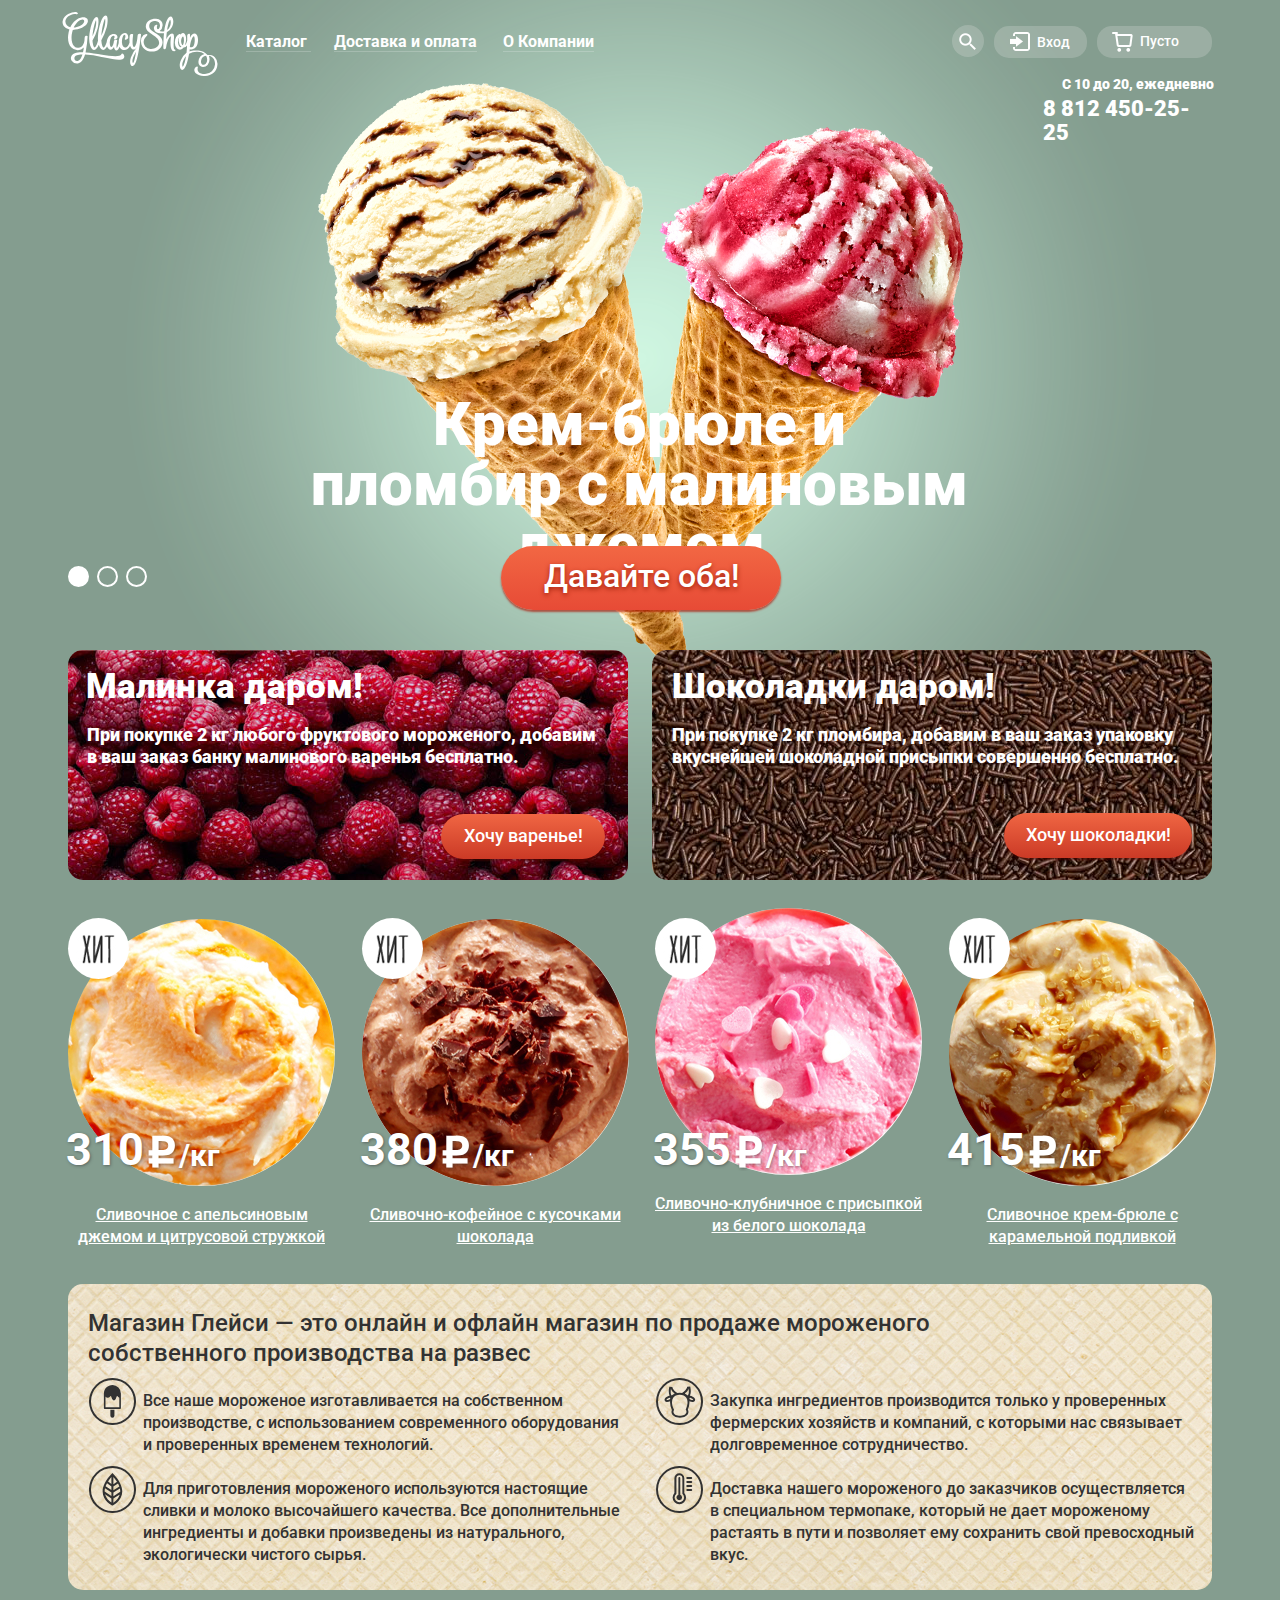
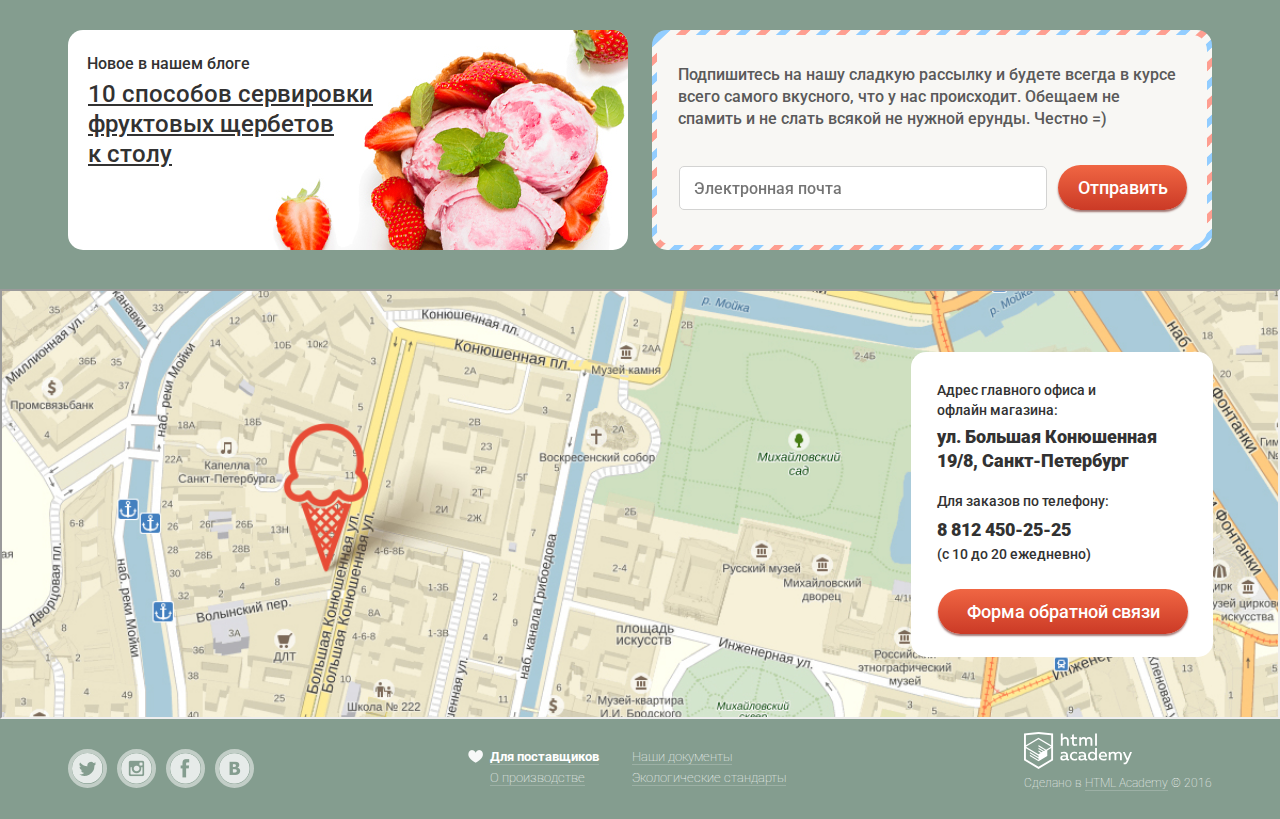
<file: index.html>
<!DOCTYPE html>
<html lang="ru">
  <head>
      <meta charset="utf-8">
      <title>Глейси-главная</title>
      <link href='https://fonts.googleapis.com/css?family=Roboto:400,900,900italic,700,500&subset=latin,cyrillic' rel='stylesheet' type='text/css'>
      <link rel="stylesheet" href="css/normalize.css">
      <link rel="stylesheet" href="css/style.min.css">
  </head>
  <body>
  <input class="btn-first" type="radio" id="btn-1" name="toggle" checked>
  <input class="btn-second" type="radio" id="btn-2" name="toggle">
  <input class="btn-third" type="radio" id="btn-3" name="toggle">
  <div class="site-wrapper">
      <header class="main-header">
          <div class="container">

              <img class="logo-img" src="img/logo.svg" alt="Gllacy-Shop"  width="160" height="65">
              <nav class="main-header-menu">

                  <ul class="main-header-list">
                      <li class="item dropdown">
                          <a class="item-link dropdown-toggle" href="maincatalog.html">
                              <span class="dropdown-title">Каталог</span>
                          </a>
                          <ul class="dropdown-menu none">
                              <li class="dropdown-menu-item">
                                  <a class="dropdown-menu-link" href="new.html">
                                      Новинки
                                  </a>
                              </li>
                              <li class="dropdown-menu-item hr">
                                  <hr class="small-hr">
                              </li>
                              <li class="dropdown-menu-item">
                                  <a class="dropdown-menu-link" href="cream.html">
                                      Сливочное
                                  </a>
                              </li>
                              <li class="dropdown-menu-item">
                                  <a class="dropdown-menu-link" href="sugar.html">
                                      Щербеты
                                  </a>
                              </li>
                              <li class="dropdown-menu-item">
                                  <a class="dropdown-menu-link" href="fruitice.html">
                                      Фруктовый лёд
                                  </a>
                              </li>
                              <li class="dropdown-menu-item">
                                  <a class="dropdown-menu-link" href="meloryn.html">
                                      Мелорин
                                  </a>
                              </li>
                          </ul>
                      </li>
                      <li class="item">
                          <a class="item-link" href="send.html">
                              Доставка и оплата
                          </a>
                      </li>
                      <li class="item">
                          <a class="item-link" href="company.html">
                              О Компании
                          </a>
                      </li>
                  </ul>
              </nav>

              <div class="search-block">
                  <a class="search-link btn btn-transp btn-small" href="search.html">
                      <span class="search-img"></span>
                  </a>
                  <form class="search-form none" action="#" name="search-form" method="post" enctype="multipart/form-data">
                      <input class="input-text" type="text" placeholder="Что ищём?">
                      <span class="fake-placeholder none">Что ищём?</span>
                  </form>
              </div>

              <div class="user">
                  <div class="user-enter">
                      <a class="enter-link btn btn-transp btn-small" href="enter.html">
                          <i class="ico-enter"></i>
                          <span class="enter-title">Вход</span>
                      </a>
                      <form class="user-form none" action="#" name="user-form" method="post" enctype="multipart/form-data" hidden>
                          <input class="input-text" type="email" placeholder="Электронная почта">
                          <span class="fake-placeholder fake-email none">Электронная почта</span>
                          <input class="input-text" type="password" placeholder="Пароль">
                          <span class="fake-placeholder fake-password none">Пароль</span>
                          <button class="btn btn-primary btn-md" type="submit">Войти</button>
                          <div class="help-info">
                              <a class="user-link" href="userpass.html">
                                  Забыли пароль?
                              </a>
                              <a class="user-link" href="registration.html">
                                  Новая регистрация
                              </a>
                          </div>
                      </form>
                  </div>
                  <div class="user-basket">
                      <a class="btn btn-transp btn-small" href="basket">
                          <i class="ico ico-empty-basket"></i>
                          <span class="enter-basket">Пусто</span>
                      </a>
                  </div>
                  <span class="user-time">C 10 до 20, ежедневно</span>
                  <a class="user-phone" href="tel:88124502525">8&nbsp;812&nbsp;450-25-25</a>
              </div>

          </div>
      </header>
      <div class="main-content">
          <div class="container">
              <section class="slider clearfix">
                  <div class="slide first-item" id="slide-1">
                      <h1 class="h1">Крем-брюле и пломбир с малиновым джемом</h1>
                      <a class="btn btn-large btn-primary" href="offer.html">Давайте оба!</a>
                  </div>
                  <div class="slide second-item" id="slide-2">
                      <h1 class="h1">Шоколадный пломбир и лимонный сорбет</h1>
                      <a class="btn btn-large btn-primary" href="offer.html">Давайте оба!</a>
                  </div>
                  <div class="slide third-item" id="slide-3">
                      <h1 class="h1">Пломбир с помадкой и клубничный щербет</h1>
                      <a class="btn btn-large btn-primary" href="offer.html">Давайте оба!</a>
                  </div>
                  <div class="slider-controls">
                      <label class="first-label" for="btn-1"></label>
                      <label class="second-label" for="btn-2"></label>
                      <label class="third-label" for="btn-3"></label>
                  </div>
              </section>

              <section class="banner-block clearfix">
                  <div class="banner-left-block">
                      <h2 class="h2">
                          Малинка даром!
                      </h2>
                      <p>
                          При покупке 2 кг любого фруктового мороженого, добавим в ваш заказ банку малинового варенья бесплатно.
                      </p>
                      <a class="btn btn-md btn-primary left-block" href="offer2.html">
                          Хочу варенье!
                      </a>
                  </div>
                  <div class="banner-right-block">
                      <h2 class="h2">
                          Шоколадки даром!
                      </h2>
                      <p>
                          При покупке 2 кг пломбира, добавим в ваш заказ упаковку вкуснейшей шоколадной присыпки совершенно бесплатно.
                      </p>
                      <a class="btn btn-md btn-primary right-block" href="offer2.html">
                          Хочу шоколадки!
                      </a>
                  </div>
              </section>

              <section class="product-list clearfix">
                  <article class="product-item hit-list">
                      <span class="product-item-hitmark"></span>
                      <img class="product-item-img hit-list" src="img/orangeice.jpg" alt="Сливочное с апельсиновым джемом и цитрусовой стружкой" width="267" height="267">
                      <span class="product-item-price">
                          <span class="product-price hit-list">310</span>
                          <span class="product-ruble-ico hit-list"></span>
                          <span class="product-weight hit-list">/кг</span>
                      </span>
                      <h4 class="h4">
                          <a href="catalog.html">
                              Сливочное с апельсиновым джемом и цитрусовой стружкой
                          </a>
                      </h4>
                  </article>
                  <article class="product-item">
                      <span class="product-item-hitmark"></span>
                      <img class="product-item-img hit-list" src="img/coffeeice.jpg" alt="Сливочно-кофейное с кусочками шоколада" width="267" height="267">
                      <span class="product-item-price">
                          <span class="product-price hit-list">380</span>
                          <span class="product-ruble-ico hit-list"></span>
                          <span class="product-weight hit-list">/кг</span>
                      </span>
                      <h4 class="h4">
                          <a href="catalog.html">
                              Сливочно-кофейное с кусочками шоколада
                          </a>
                      </h4>
                  </article>
                  <article class="product-item">
                      <span class="product-item-hitmark"></span>
                      <img class="product-item-img hitList" src="img/strawberryice.jpg" alt="Сливочно-клубничное с присыпкой из белого шоколада" width="267" height="267">
                      <span class="product-item-price">
                          <span class="product-price hit-list">355</span>
                          <span class="product-ruble-ico hit-list"></span>
                          <span class="product-weight hit-list">/кг</span>
                      </span>
                      <h4 class="h4">
                          <a href="catalog.html">
                              Сливочно-клубничное с присыпкой из белого шоколада
                          </a>
                      </h4>
                  </article>
                  <article class="product-item">
                      <span class="product-item-hitmark"></span>
                      <img class="product-item-img hit-list" src="img/bruleice.jpg" alt="Сливочное крем-брюле с карамельной подливкой" width="267" height="267">
                      <span class="product-item-price">
                          <span class="product-price hit-list">415</span>
                          <span class="product-ruble-ico hit-list"></span>
                          <span class="product-weight hit-list">/кг</span>
                      </span>
                      <h4 class="h4">
                          <a href="#">
                              Сливочное крем-брюле с карамельной подливкой
                          </a>
                      </h4>
                  </article>
              </section>

              <section class="seo-block clearfix">
                  <h3 class="h3">Магазин Глейси — это онлайн и офлайн магазин по продаже мороженого собственного производства на
                      развес
                  </h3>
                  <div class="seo-container">
                      <p class="seo-item ice-ico">
                          Все наше мороженое изготавливается на собственном производстве, с использованием современного оборудования и проверенных временем технологий.
                      </p>
                      <p class="seo-item cow-ico">
                          Закупка ингредиентов  производится только у проверенных фермерских хозяйств и компаний, с которыми нас связывает долговременное сотрудничество.
                      </p>
                      <p class="seo-item leaf-ico">
                          Для приготовления мороженого используются настоящие сливки и молоко высочайшего качества. Все дополнительные ингредиенты и добавки произведены из натурального, экологически чистого сырья.
                      </p>
                      <p class="seo-item therm-ico">
                          Доставка нашего мороженого до заказчиков осуществляется в специальном термопаке, который не дает мороженому растаять в пути и позволяет ему сохранить свой превосходный вкус.
                      </p>
                  </div>
              </section>

              <section class="news-block clearfix">
                  <div class="news-block-left">
                      <p>Новое в нашем блоге</p>
                      <h4 class="h4">
                          <a href="news.html">
                              10 способов сервировки<br> фруктовых щербетов<br> к столу
                          </a>
                      </h4>
                  </div>
                  <div class="news-block-right">
                      <div class="news-substrate">
                          <p>
                              Подпишитесь на нашу сладкую рассылку и будете всегда в курсе всего самого вкусного, что у нас происходит.
                              Обещаем не спамить и не слать всякой не нужной ерунды. Честно =)
                          </p>
                          <form class="subscribe-form" action="post.html" name="subscribe-form" method="post" enctype="multipart/form-data">
                              <input class="input-text" type="email" placeholder="Электронная почта">
                              <span class="fake-placeholder none">Электронная почта</span>
                              <button class="btn btn-primary btn-md" type="submit">Отправить</button>
                          </form>
                      </div>
                  </div>
              </section>
          </div>

              <section class="map-block clearfix">
                  <div class="map">
                      <iframe src="https://www.google.com/maps/embed?pb=!1m18!1m12!1m3!1d1998.6037999040354!2d30.322010416394033!3d59.938716271971415!2m3!1f0!2f0!3f0!3m2!1i1024!2i768!4f13.1!3m3!1m2!1s0x4696310fca5ba729%3A0xea9c53d4493c879f!2sBolshaya+Konyushennaya+ul.%2C+19/8%2C+Sankt-Peterburg%2C+Russia%2C+191186!5e0!3m2!1sen!2s!4v1441888483426" height="430"  allowfullscreen></iframe>
                  </div>
                  <div class="map-block-container">
                      <div class="adress-block">
                          <div class="adress-container">
                              <p>
                                  Адрес главного офиса и<br>офлайн магазина:
                              </p>
                              <p class="adress-general">
                                  <strong>ул. Большая Конюшенная<br>19/8, Санкт-Петербург</strong>
                              </p>
                              <p class="adress-phone">
                                  <span>Для заказов по телефону:</span><br>
                                  <strong><a href="tel:88124502525">8&nbsp;812&nbsp;450-25-25</a></strong><br>
                                  <span>(с 10 до 20 ежедневно)</span>
                              </p>
                          </div>
                          <a href="feedback.html" class="btn btn-primary btn-md">Форма обратной связи</a>
                      </div>
                  </div>
              </section>

      </div>
      <footer class="main-footer">
          <div class="container">
              <div class="main-footer-social">
                  <ul class="social-menu">
                      <li class="social-item">
                          <a class="link-twitter" href="https://twitter.com"></a>
                      </li>
                      <li class="social-item">
                          <a class="link-instagram" href="https://www.instagram.com"></a>
                      </li>
                      <li class="social-item">
                          <a class="link-facebook" href="https://www.facebook.com"></a>
                      </li>
                      <li class="social-item">
                          <a class="link-vkontakte" href="https://vk.com"></a>
                      </li>
                  </ul>
              </div>
              <nav class="main-footer-nav">
                  <ul class="main-footer-menu">
                      <li class="footer-menu-item">
                          <a class='heart-ico' href="senders.html">Для поставщиков</a>
                      </li>
                      <li class="footer-menu-item">
                          <a href="document.html">Наши документы</a>
                      </li>
                      <li class="footer-menu-item">
                          <a href="produce.html">О производстве </a>
                      </li>
                      <li class="footer-menu-item">
                          <a href="eco.html">Экологические стандарты</a>
                      </li>
                  </ul>
              </nav>
              <div class="main-footer-dev">
                  <a class="sub-logo" href="https://htmlacademy.ru">
                      <img src="img/htmllogo.svg" alt="HTMLAcademyLogo" width="108" height="37">
                  </a><br>
                  Сделано в <a class="sub-contacts" href="https://htmlacademy.ru">HTML Academy</a> &#169; 2016
              </div>
          </div>
      </footer>
      <div class="popup-form none">
          <form class="popup-feedback-form" action="feedback.html" name="feedback-form" method="post" enctype="multipart/form-data">
              <b>Мы обязательно вам ответим!</b>
              <a class="close-ico" href="index.html"></a>
              <input class="input-text" id="name-input" type="text" placeholder="Как вас зовут?">
              <span class="fake-placeholder name none">Как вас зовут?</span>
              <input class="input-text" id="email-input" type="email" placeholder="Ваша почта для ответа?">
              <span class="placeholder email none">Ваша почта для ответа?</span>
              <textarea class="input-area input-text" id="feedback-input" name="feedback" cols="51" rows="7" placeholder="Напишите что-нибудь..."></textarea>
              <span class="fake-placeholder fake-feedback none">Напишите что-нибудь...</span>
              <button type="submit" class="btn btn-primary btn-md">Отправить</button>
          </form>
      </div>

      <div class="back-popup none"></div>
  </div>
  <script src="js/main.min.js" defer></script>
  </body>
</html>
</file>
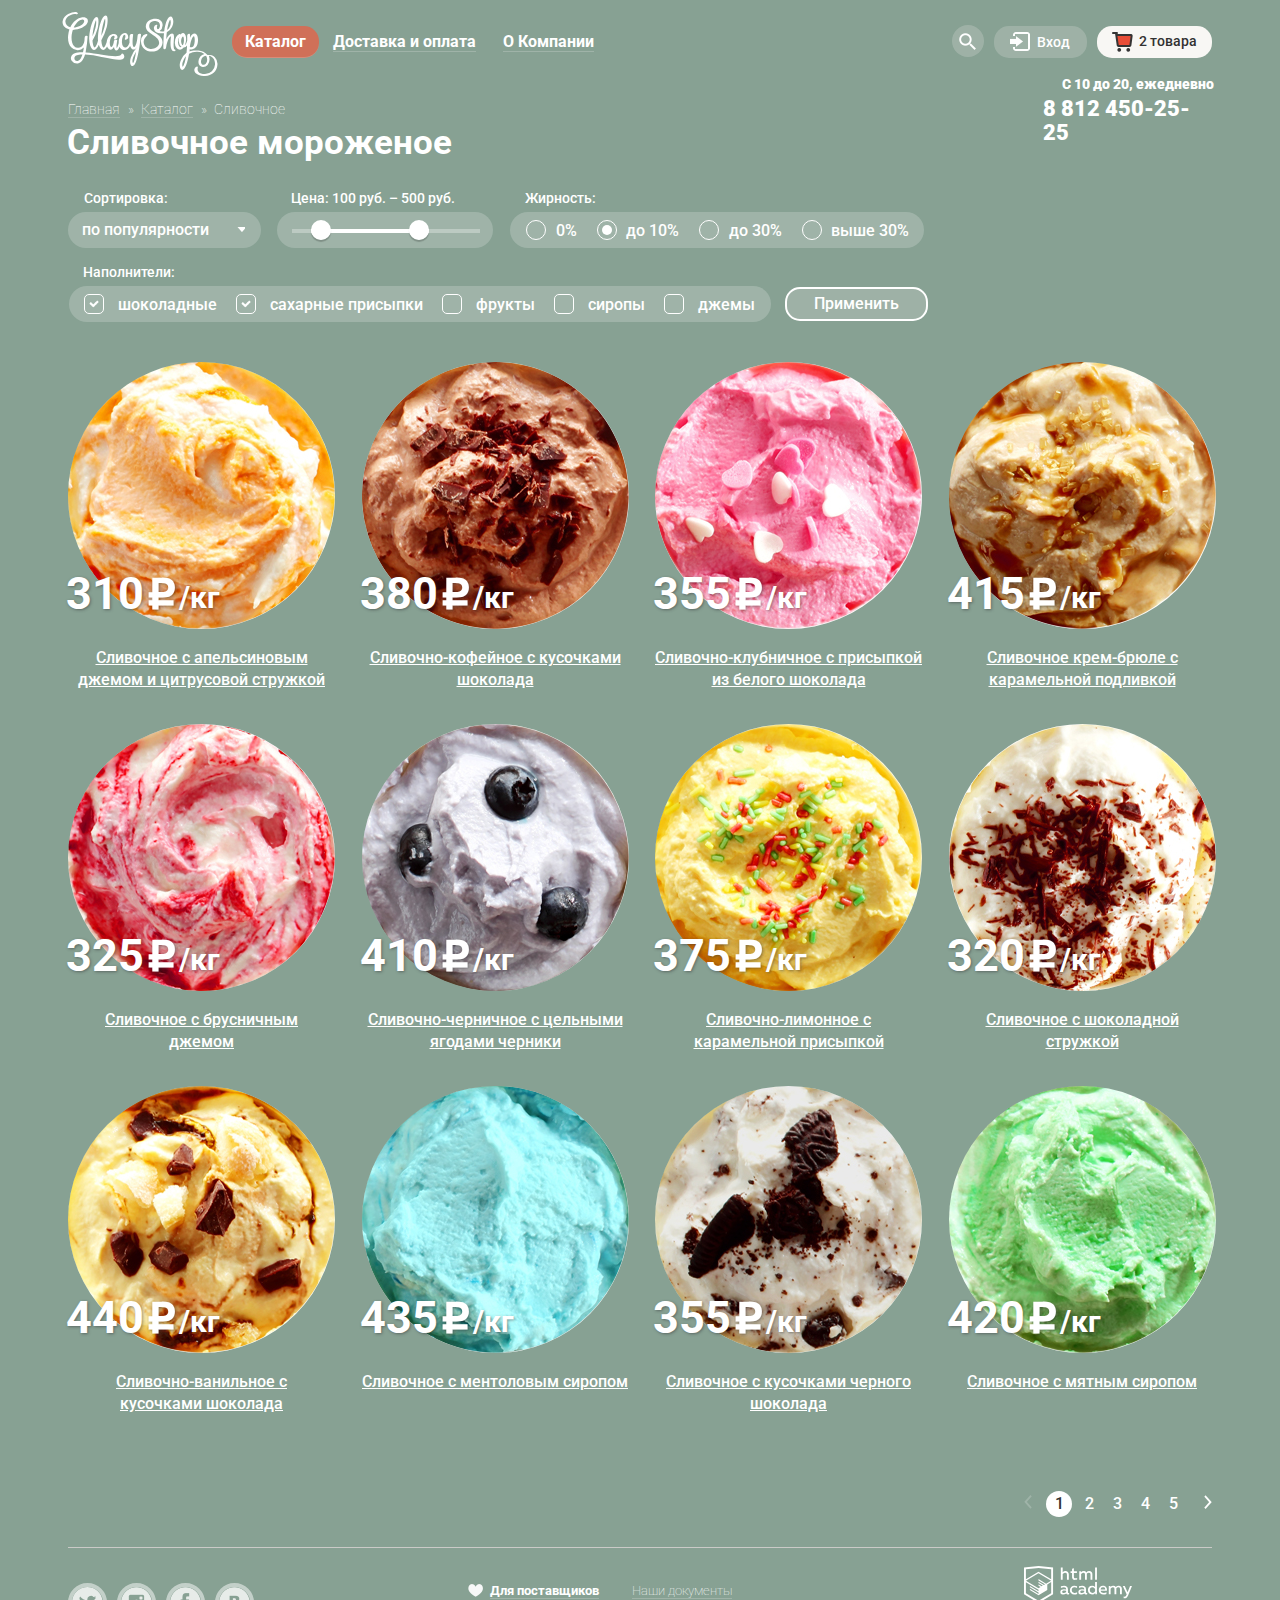
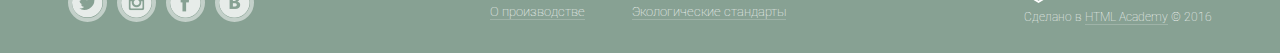
<file: catalog.html>
<!DOCTYPE html>
<html lang="en">
<head>
    <meta charset="UTF-8">
    <title>Глейси: каталог</title>
    <link href='https://fonts.googleapis.com/css?family=Roboto:400,900,900italic,700,500&subset=latin,cyrillic' rel='stylesheet' type='text/css'>
    <link rel="stylesheet" href="css/normalize.css">
    <link rel="stylesheet" href="css/style.min.css">
</head>
<body>
    <div class="site-wrapper back-default">
        <header class="main-header clearfix">
            <div class="container">

                <a href="index.html">
                    <img class="logo-img" src="img/logo.svg" alt="Gllacy-Shop"  width="160" height="65">
                </a>
                <nav class="main-header-menu">

                    <ul class="main-header-list">
                        <li class="item dropdown current">
                            <a class="item-link dropdown-toggle" href="maincatalog.html">
                                <span class="dropdown-title">Каталог</span>
                            </a>
                            <ul class="dropdown-menu none">
                                <li class="dropdown-menu-item">
                                    <a class="dropdown-menu-link" href="new.html">
                                        Новинки
                                    </a>
                                </li>
                                <li class="dropdown-menu-item hr">
                                    <hr class="small-hr">
                                </li>
                                <li class="dropdown-menu-item current">
                                    <span class="dropdown-menu-link active">Сливочное</span>
                                </li>
                                <li class="dropdown-menu-item">
                                    <a class="dropdown-menu-link" href="sugar.html">
                                        Щербеты
                                    </a>
                                </li>
                                <li class="dropdown-menu-item">
                                    <a class="dropdown-menu-link" href="fruitixe.html">
                                        Фруктовый лёд
                                    </a>
                                </li>
                                <li class="dropdown-menu-item">
                                    <a class="dropdown-menu-link" href="meloryn.html">
                                        Мелорин
                                    </a>
                                </li>
                            </ul>
                        </li>
                        <li class="item">
                            <a class="item-link" href="send.html">
                                Доставка и оплата
                            </a>
                        </li>
                        <li class="item">
                            <a class="item-link" href="company.html">
                                О Компании
                            </a>
                        </li>
                    </ul>
                </nav>

                <div class="search-block">
                    <a class="search-link btn btn-transp btn-small" href="search.html">
                        <span class="search-img"></span>
                    </a>
                    <form class="search-form none" action="#" name="search-form" method="post" enctype="multipart/form-data">
                        <input class="input-text" type="text" placeholder="Что ищём?">
                        <span class="fake-placeholder none">Что ищём?</span>
                    </form>
                </div>

                <div class="user">
                    <div class="user-enter">
                        <a class="enter-link btn btn-transp btn-small" href="enter.html">
                            <i class="ico-enter"></i>
                            <span class="enter-title">Вход</span>
                        </a>
                        <form class="user-form none" action="#" name="user-form" method="post" enctype="multipart/form-data" hidden>
                            <input class="input-text" type="email" placeholder="Электронная почта">
                            <span class="fake-placeholder fake-email none">Электронная почта</span>
                            <input class="input-text" type="password" placeholder="Пароль">
                            <span class="fake-placeholder fake-password none">Пароль</span>
                            <button class="btn btn-primary btn-md" type="submit">Войти</button>
                            <div class="help-info">
                                <a class="user-link" href="userpass.html">
                                    Забыли пароль?
                                </a>
                                <a class="user-link" href="newuser.html">
                                    Новая регистрация
                                </a>
                            </div>
                        </form>
                    </div>
                    <div class="user-basket full-basket">
                        <a class="btn btn-transp btn-small" href="basket.html">
                            <i class="ico ico-full-basket"></i>
                            <span class="enter-basket">2 товара</span>
                        </a>
                        <form class="basket-form none" action="buy.html" name="basket" method="post" enctype="multipart/form-data">
                            <ul class="purchase-menu">
                                <li class="purchase-item">
                                    <a class="purchase-close close-ico" href="delete.html"></a>
                                    <img class="purchase-img" src="img/orangeice.jpg" width="32" height="32" alt="Пломбир с апельсиновым джемом">
                                    <span class="purchase-title">Пломбир с апельсиновым джемом</span>
                                    <span class="purchase-cost">1,5 кг x <b>200 руб</b></span>
                                    <span class="purchase-sum">300 руб</span>
                                </li>
                                <li class="purchase-item">
                                    <a class="purchase-close close-ico" href="delete.html"></a>
                                    <img class="purchase-img" src="img/strawberryice.jpg" width="32" height="32" alt="Клубничный пломбир с присыпкой  из белого шоколада">
                                    <span class="purchase-title">Клубничный пломбир с присыпкой  из белого шоколада</span>
                                    <span class="purchase-cost">1,5 кг x <b>300 руб</b></span>
                                    <span class="purchase-sum">450 руб</span>
                                </li>
                            </ul>
                            <hr>
                            <div class="basket-sum">
                                <strong>Итого: </strong><strong>750 руб</strong>
                            </div>
                            <button class="btn btn-primary btn-md" type="submit">Оформить заказ</button>
                        </form>
                    </div>
                    <span class="user-time">C 10 до 20, ежедневно</span>
                    <a class="user-phone" href="tel:88124502525">8&nbsp;812&nbsp;450-25-25</a>
                </div>
                <nav class="breadcrumbs">
                    <ul class="breadcrumbs-menu">
                        <li class="breadcrumbs-menu-item">
                            <a href="index.html">Главная</a>
                            <span class="divider">&#187;</span>
                        </li>
                        <li class="breadcrumbs-menu-item">
                            <a href="maincatalog.html">Каталог</a>
                            <span class="divider">&#187;</span>
                        </li>
                        <li class="breadcrumbs-menu-item active">
                            <span>Сливочное</span>
                        </li>
                    </ul>
                </nav>
            </div>
        </header>
        <div class="main-content">
            <div class="container">
                <h1 class="h2 catalog-page clearfix">Сливочное мороженое</h1>
                <section class="filter-block clearfix">
                    <form  class="filter-form" action="filterform.html" name="filter-form" method="get" enctype="multipart/form-data">
                        <fieldset class="filter-group sort-item">
                        <legend>Сортировка:</legend>
                            <select class="group-content-sort" name="sort">
                                <option value="по популярности" selected>по популярности</option>
                                <option value="сначала недорогие">сначала недорогие</option>
                                <option value="сначала дорогие">сначала дорогие</option>
                                <option value="по жирности">по жирности</option>
                            </select>
                        </fieldset>

                        <fieldset class="filter-group range-item">
                            <legend>Цена: 100 руб. – 500 руб.</legend>
                            <div class="filter-group-content">
                                <div class="price-controls">
                                    <input type="text" name="min-price" value="100" hidden>
                                    <input type="text" name="max-price" value="500" hidden>
                                </div>
                                <div class="range-controls">
                                    <div class="scale">
                                        <div class="bar"></div>
                                    </div>
                                    <div class="range-toggle range-toggle-min"></div>
                                    <div class="range-toggle range-toggle-max"></div>
                                </div>
                            </div>
                        </fieldset>

                        <fieldset class="filter-group fatness-item">
                            <legend>Жирность:</legend>
                            <div class="filter-group-content">
                                <input class="none" id="per0" type="radio" name="fatness" hidden>
                                <label class="radio" for="per0">
                                    <span class="radio-item">
                                        <span class="inner-radio"></span>
                                    </span>0%
                                </label>
                                <input class="none" id="per10" type="radio" name="fatness" checked hidden>
                                <label class="radio checked" for="per10">
                                    <span class="radio-item">
                                        <span class="inner-radio"></span>
                                    </span>до 10%
                                </label>
                                <input class="none" id="per30" type="radio" name="fatness" hidden>
                                <label class="radio" for="per30">
                                    <span class="radio-item">
                                        <span class="inner-radio"></span>
                                    </span>до 30%
                                </label>
                                <input class="none" id="over30" type="radio" name="fatness" hidden>
                                <label class="radio" for="over30">
                                    <span class="radio-item">
                                        <span class="inner-radio"></span>
                                    </span>выше 30%
                                </label>
                            </div>
                        </fieldset>

                        <fieldset class="filter-group filler-item">
                            <legend>Наполнители:</legend>
                            <div class="filter-group-content">
                                <input class="none" id="choco" type="checkbox" name="filler" value="шоколадные" checked hidden>
                                <label  class="checkbox checked" for="choco">
                                    <span class="checkbox-item">
                                        <span class="inner-checkbox"></span>
                                    </span>шоколадные
                                </label>
                                <input class="none" id="sugar" type="checkbox" name="filler" value="сахарные присыпки" checked hidden>
                                <label  class="checkbox checked" for="sugar">
                                    <span class="checkbox-item">
                                        <span class="inner-checkbox"></span>
                                    </span>сахарные присыпки
                                </label>
                                <input class="none" id="fruit" type="checkbox" name="filler" value="фрукты" hidden>
                                <label  class="checkbox" for="fruit">
                                    <span class="checkbox-item">
                                        <span class="inner-checkbox"></span>
                                    </span>фрукты
                                </label>
                                <input class="none" id="syrup" type="checkbox" name="filler" value="сиропы" hidden>
                                <label  class="checkbox" for="syrup">
                                    <span class="checkbox-item">
                                        <span class="inner-checkbox"></span>
                                    </span>сиропы
                                </label>
                                <input class="none" id="jams" type="checkbox" name="filler" value="джемы" hidden>
                                <label  class="checkbox" for="jams">
                                    <span class="checkbox-item">
                                        <span class="inner-checkbox"></span>
                                    </span>джемы
                                </label>
                            </div>
                        </fieldset>
                        <button class="btn btn-transp btn-small btn-bordered" type="submit">Применить</button>
                    </form>
                </section>
                <section class="product-list catalog-page clearfix">
                    <article class="product-item catalog-page">
                        <img class="product-item-img" src="img/orangeice.jpg" alt="Сливочное с апельсиновым джемом и цитрусовой стружкой" width="267" height="267">
                        <span class="product-item-price">
                            <span class="product-price">310</span>
                            <span class="product-ruble-ico"></span>
                            <span class="product-weight">/кг</span>
                        </span>
                        <h4 class="h4">
                            <a class="product-title" href="product-catalog.html">
                                Сливочное с апельсиновым джемом и цитрусовой стружкой
                            </a>
                        </h4>
                        <a class="btn btn-md btn-primary none" href="product-catalog.html">Быстрый просмотр</a>
                        <div class="hover-block none"></div>
                    </article>

                    <article class="product-item catalog-page">
                        <img class="product-item-img" src="img/coffeeice.jpg" alt="Сливочно-кофейное с кусочками шоколада" width="267" height="267">
                       <span class="product-item-price">
                           <span class="product-price">380</span>
                           <span class="product-ruble-ico"></span>
                           <span class="product-weight">/кг</span>
                       </span>
                        <h4 class="h4">
                            <a class="product-title" href="product-catalog.html">
                                Сливочно-кофейное с кусочками шоколада
                            </a>
                        </h4>
                        <a class="btn btn-md btn-primary none" href="product-catalog.html">Быстрый просмотр</a>
                        <div class="hover-block none"></div>
                    </article>

                    <article class="product-item catalog-page">
                        <img class="product-item-img" src="img/strawberryice.jpg" alt="Сливочно-клубничное с присыпкой из белого шоколада" width="267" height="267">
                        <span class="product-item-price">
                            <span class="product-price">355</span>
                            <span class="product-ruble-ico"></span>
                            <span class="product-weight">/кг</span>
                        </span>
                        <h4 class="h4">
                            <a class="product-title" href="product-catalog.html">
                                Сливочно-клубничное с присыпкой из белого шоколада
                            </a>
                        </h4>
                        <a class="btn btn-md btn-primary none" href="product-catalog.html">Быстрый просмотр</a>
                        <div class="hover-block none"></div>
                    </article>

                    <article class="product-item catalog-page">
                        <img class="product-item-img" src="img/bruleice.jpg" alt="Сливочное крем-брюле с карамельной подливкой" width="267" height="267">
                        <span class="product-item-price">
                            <span class="product-price">415</span>
                            <span class="product-ruble-ico"></span>
                            <span class="product-weight">/кг</span>
                        </span>
                        <h4 class="h4">
                            <a class="product-title" href="product-catalog.html">
                                Сливочное крем-брюле с карамельной подливкой
                            </a>
                        </h4>
                        <a class="btn btn-md btn-primary none" href="product-catalog.html">Быстрый просмотр</a>
                        <div class="hover-block none"></div>
                    </article>

                    <article class="product-item catalog-page">
                        <img class="product-item-img" src="img/cowberryice.jpg" alt="Сливочное с брусничным джемом" width="267" height="267">
                        <span class="product-item-price">
                            <span class="product-price">325</span>
                            <span class="product-ruble-ico"></span>
                            <span class="product-weight">/кг</span>
                        </span>
                        <h4 class="h4">
                            <a class="product-title" href="product-catalog.html">
                                Сливочное с брусничным<br>джемом
                            </a>
                        </h4>
                        <a class="btn btn-md btn-primary none" href="product-catalog.html">Быстрый просмотр</a>
                        <div class="hover-block none"></div>
                    </article>

                    <article class="product-item catalog-page">
                        <img class="product-item-img" src="img/blueberryice.jpg" alt="Сливочно-черничное с цельными ягодами черники" width="267" height="267">
                        <span class="product-item-price">
                            <span class="product-price">410</span>
                            <span class="product-ruble-ico"></span>
                            <span class="product-weight">/кг</span>
                        </span>
                        <h4 class="h4">
                            <a class="product-title" href="product-catalog.html">
                                Сливочно-черничное с цельными ягодами черники
                            </a>
                        </h4>
                        <a class="btn btn-md btn-primary none" href="product-catalog.html">Быстрый просмотр</a>
                        <div class="hover-block none"></div>
                    </article>

                    <article class="product-item catalog-page">
                        <img class="product-item-img" src="img/lemonice.jpg" alt="Сливочно-лимонное с карамельной присыпкой" width="267" height="267">
                        <span class="product-item-price">
                            <span class="product-price">375</span>
                            <span class="product-ruble-ico"></span>
                            <span class="product-weight">/кг</span>
                        </span>
                        <h4 class="h4">
                            <a class="product-title" href="product-catalog.html">
                                Сливочно-лимонное с карамельной присыпкой
                            </a>
                        </h4>
                        <a class="btn btn-md btn-primary none" href="product-catalog.html">Быстрый просмотр</a>
                        <div class="hover-block none"></div>
                    </article>

                    <article class="product-item catalog-page">
                        <img class="product-item-img" src="img/chocoice.jpg" alt="Сливочное с шоколадной стружкой" width="267" height="267">
                        <span class="product-item-price">
                            <span class="product-price">320</span>
                            <span class="product-ruble-ico"></span>
                            <span class="product-weight">/кг</span>
                        </span>
                        <h4 class="h4">
                            <a class="product-title" href="product-catalog.html">
                                Сливочное с шоколадной стружкой
                            </a>
                        </h4>
                        <a class="btn btn-md btn-primary none" href="product-catalog.html">Быстрый просмотр</a>
                        <div class="hover-block none"></div>
                    </article>

                    <article class="product-item catalog-page">
                        <img class="product-item-img" src="img/vanillaice.jpg" alt="Сливочно-ванильное с кусочками шоколада" width="267" height="267">
                        <span class="product-item-price">
                            <span class="product-price">440</span>
                            <span class="product-ruble-ico"></span>
                            <span class="product-weight">/кг</span>
                        </span>
                        <h4 class="h4">
                            <a class="product-title" href="product-catalog.html">
                                Сливочно-ванильное с <br>кусочками шоколада
                            </a>
                        </h4>
                        <a class="btn btn-md btn-primary none" href="product-catalog.html">Быстрый просмотр</a>
                        <div class="hover-block none"></div>
                    </article>

                    <article class="product-item catalog-page">
                        <img class="product-item-img" src="img/mintice.jpg" alt="Сливочноe с ментоловым сиропом" width="267" height="267">
                        <span class="product-item-price">
                            <span class="product-price">435</span>
                            <span class="product-ruble-ico"></span>
                            <span class="product-weight">/кг</span>
                        </span>
                        <h4 class="h4">
                            <a class="product-title" href="product-catalog.html">
                                Сливочноe с ментоловым сиропом
                            </a>
                        </h4>
                        <a class="btn btn-md btn-primary none" href="product-catalog.html">Быстрый просмотр</a>
                        <div class="hover-block none"></div>
                    </article>

                    <article class="product-item catalog-page">
                        <img class="product-item-img" src="img/creamyice.jpg" alt="Сливочное с кусочками черного шоколада" width="267" height="267">
                        <span class="product-item-price">
                            <span class="product-price">355</span>
                            <span class="product-ruble-ico"></span>
                            <span class="product-weight">/кг</span>
                        </span>
                        <h4 class="h4">
                            <a class="product-title" href="product-catalog.html">
                                Сливочное с кусочками черного шоколада
                            </a>
                        </h4>
                        <a class="btn btn-md btn-primary none" href="product-catalog.html">Быстрый просмотр</a>
                        <div class="hover-block none"></div>
                    </article>

                    <article class="product-item catalog-page">
                        <img class="product-item-img" src="img/syrupice.jpg" alt="Сливочное с мятным сиропом" width="267" height="267">
                        <span class="product-item-price">
                            <span class="product-price">420</span>
                            <span class="product-ruble-ico"></span>
                            <span class="product-weight">/кг</span>
                        </span>
                        <h4 class="h4">
                            <a class="product-title" href="product-catalog.html">
                                Сливочное с мятным сиропом
                            </a>
                        </h4>
                        <a class="btn btn-md btn-primary none" href="product-catalog.html">Быстрый просмотр</a>
                        <div class="hover-block none"></div>
                    </article>
                    <nav>
                        <ul class="pagination">
                            <li class="pagin-item">
                                <span class="left-arrow active"></span>
                            </li>
                            <li class="pagin-item active">
                                <span>1</span>
                            </li>
                            <li class="pagin-item"><a href="catalog-2.html">2</a></li>
                            <li class="pagin-item"><a href="catalog-3.html">3</a></li>
                            <li class="pagin-item"><a href="catalog-4.html">4</a></li>
                            <li class="pagin-item"><a href="catalog-5.html">5</a></li>
                            <li class="pagin-item">
                                <a href="catalog-2.html">
                                    <span class="right-arrow"></span>
                                </a>
                            </li>
                        </ul>
                    </nav>
                </section>
                <hr class="big-hr">
            </div>
        </div>
        <footer class="main-footer catalog-page">
            <div class="container">
                <div class="main-footer-social">
                    <ul class="social-menu">
                        <li class="social-item">
                            <a class="link-twitter" href="https://twitter.com"></a>
                        </li>
                        <li class="social-item">
                            <a class="link-instagram" href="https://www.instagram.com"></a>
                        </li>
                        <li class="social-item">
                            <a class="link-facebook" href="https://www.facebook.com"></a>
                        </li>
                        <li class="social-item">
                            <a class="link-vkontakte" href="https://vk.com"></a>
                        </li>
                    </ul>
                </div>
                <nav class="main-footer-nav">
                    <ul class="main-footer-menu">
                        <li class="footer-menu-item">
                            <a class='heart-ico' href="senders.html">Для поставщиков</a>
                        </li>
                        <li class="footer-menu-item">
                            <a href="document.html">Наши документы</a>
                        </li>
                        <li class="footer-menu-item">
                            <a href="produce.html">О производстве </a>
                        </li>
                        <li class="footer-menu-item">
                            <a href="eco.html">Экологические стандарты</a>
                        </li>
                    </ul>
                </nav>
                <div class="main-footer-dev">
                    <a class="sub-logo" href="https://htmlacademy.ru">
                        <img src="img/htmllogo.svg" alt="HTMLAcademyLogo" width="108" height="37">
                    </a><br>
                    Сделано в <a class="sub-contacts" href="https://htmlacademy.ru">HTML Academy</a> &#169; 2016
                </div>
            </div>
        </footer>
    </div>
    <script src="js/main.min.js"></script>
</body>
</html>
</file>
<file: css/style.min.css>
*{box-sizing:border-box;margin:0;padding:0}.clearfix:after{content:'';display:table;clear:both}li{list-style-type:none}img{max-width:100%;height:auto}button{border:0}.button:active,.button:focus{outline:none}html,body{width:100%}body{min-width:1200px;font-family:"Roboto", "Arial", sans-serif;font-size:16px;line-height:1.375;color:#ffffff;font-weight:500}.none{display:none}.choice{display:block}.popup-form.choice{-webkit-animation:bounce 0.6s;animation:bounce 0.6s}h1,.h1{font-size:60px;line-height:1.006;font-weight:900;color:#ffffff}h2,.h2{font-size:35px;line-height:1.171;color:#ffffff;font-weight:900}h3,h4,.h3,.h4,.h4 a{font-size:16px;line-height:1.375;font-weight:500;color:#ffffff;text-align:center;margin-top:6px}h3,.h3{font-size:24px;line-height:1.25;text-align:left;margin-top:0;color:#323232}.container{width:1200px;margin:0 auto;padding-right:28px;padding-left:28px}.btn{display:block;text-align:center}.btn-transp{width:93px;height:32px;background-color:rgba(248, 247, 244, 0.2);border-radius:15px;text-decoration:none}.search-block .btn-transp{width:32px;border-radius:50%}.search-block .btn-transp::after{position:absolute;display:block;bottom:-10px;left:0;content:'';width:30px;height:10px}.btn-primary{display:block;width:189px;height:45px;background:-webkit-linear-gradient(top, #f26743, #e74b36);background:linear-gradient(to bottom, #f26743, #e74b36);border-radius:25px;box-shadow:0 2px 2px rgba(172, 16, 0, 0.64);font-size:18px;line-height:1.333;color:#ffffff;text-decoration:none;padding-top:8px}.btn-md{background:-webkit-linear-gradient(top, #f06643, #cb3a26);background:linear-gradient(to bottom, #f06643, #cb3a26);box-shadow:0 2px 2px rgba(85, 8, 0, 0.54)}.btn-md:hover{background:-webkit-linear-gradient(top, #f58669, #ec6f5e);background:linear-gradient(to bottom, #f58669, #ec6f5e);box-shadow:0 1px 2px #ac1000;cursor:pointer}.btn-md:active{background:-webkit-linear-gradient(top, #d74632, #e1613e);background:linear-gradient(to bottom, #d74632, #e1613e);box-shadow:inset 0 2px 2px #942718}.input-text{width:368px;height:44px;float:left;margin-top:36px;margin-left:22px;padding-left:14px;border:1px solid #d3d3d2;border-radius:5px}.input-text:hover,.input-area.input-text:hover{border:2px solid #c7c6c5;padding-left:13px}.input-area.input-text:hover{padding-top:8px;padding-left:12px}.input-text:focus,.input-area.input-text:focus{border:2px solid #8fbdec;padding-left:13px;outline:#ffffff}.input-area:hover,.input-area.input-text:focus{padding-top:8px;padding-left:12px}.fake-placeholder{position:absolute;left:32px;font-size:11px;line-height:1.182;color:#999999}.help-info{display:inline-block;vertical-align:baseline;width:139px;min-height:20px;margin-left:139px;margin-top:19px;font-size:13px;line-height:1.846}.user-link{color:#323232}.input-text:focus + .fake-placeholder,.input-area:focus + .fake-placeholder{color:#5b9ddf}.main-header{position:relative;min-height:120px;z-index:10}.logo-img{float:left;width:162px;height:64px;margin-left:-9px;margin-top:12px}.main-header-menu{display:inline-block;vertical-align:baseline;margin-left:25px;margin-top:31px}.main-header-menu a{font-size:16px;line-height:1.125;font-weight:bold;color:#ffffff}.main-header-menu,.main-header-list{position:relative;width:374px;min-height:18px;float:left}.main-header-list .item{display:inline;margin-right:23px}li.item:last-child{float:right;margin-right:26px}.item .item-link,.footer-menu-item a,.sub-contacts,.breadcrumbs-menu-item a{display:inline;vertical-align:baseline;text-decoration:none;border-bottom:1px solid rgba(255, 255, 255, 0.2)}.item.dropdown::after{position:absolute;display:block;bottom:-10px;left:0;content:'';width:70px;height:10px}.dropdown:hover,.dropdown.current,.dropdown.current:hover{display:inline;margin-right:14px;float:left;margin-left:-14px;margin-top:-5px}.dropdown:hover .dropdown-toggle,.dropdown.current .dropdown-toggle,.dropdown.current:hover .dropdown-toggle{display:block;width:87px;min-height:32px;background-color:rgba(248, 247, 244, 1);border-radius:15px;text-decoration:none;color:#323232;text-align:center}.dropdown.current .dropdown-toggle{background-color:#d07058;color:#ffffff;padding-top:7px}.dropdown.current:hover .dropdown-toggle{padding-top:0}.dropdown-toggle:active{background-color:#ededed;box-shadow:inset 0 2px 1px #696969}.dropdown:hover .dropdown-title{display:inline-block;vertical-align:sub;margin-top:7px}.dropdown-menu{position:absolute;width:143px;min-height:171px;top:33px;left:-21px;background-color:#f8f7f4;border-radius:5px;z-index:1}.dropdown-menu,.search-form,.user-form,.basket-form{box-shadow:0 20px 20px rgba(0,0,0,0.4)}.dropdown:hover .dropdown-menu{display:block}.dropdown-menu-item a,.dropdown-menu-item:first-child,.dropdown-menu-link.active{margin-left:20px;font-size:14px;line-height:1.143;font-weight:bold;color:#323232;text-decoration:none}.dropdown-menu-item:first-child{width:143px;margin-top:10px;margin-left:0;margin-bottom:4px;padding-left:6px}.dropdown-menu-item:first-child a{display:inline-block;vertical-align:sub;margin-left:14px;font-weight:bold}.dropdown-menu-item{display:block;width:143px;min-height:28px;margin-bottom:3px}.dropdown-menu-item.hr{width:128px;min-height:2px}.dropdown-menu-item a,.dropdown-menu-link.active{font-weight:normal}.dropdown-menu-link.active{color:#ffffff}.dropdown-menu-item.current,.dropdown-menu-item.current:hover{background-color:#d07058}.dropdown-menu-item:hover{background-color:#fbded7}.dropdown-menu-item:active,.dropdown-menu-item:first-child:active{background-color:#f6b5a5;cursor:pointer}.dropdown-menu-item a:hover{cursor:pointer}hr.small-hr{width:128px;margin-left:6px;margin-top:-5px;margin-bottom:5px}.search-block{display:inline-block;vertical-align:baseline;margin-top:25px}.search-block{position:relative;margin-left:332px}.search-img{display:block;width:32px;height:32px;background:url(../img/spritesIco.png) no-repeat -162px -2px}.search-form{position:absolute;width:341px;min-height:84px;left:-309px;top:37px;background-color:#f8f7f4;border-radius:5px}.search-link:hover + .search-form{display:block}.search-link:hover .search-img{background:url(../img/spritesIco.png) no-repeat -331px -2px}.search-form .fake-placeholder{margin-top:7px;margin-left:-4px}.search-form .input-text{width:311px;margin-top:20px;margin-left:15px;padding-left:12px}.search-form .input-text:hover{padding-left:11px}.search-form .input-text:focus{padding-left:10px}.user{position:relative;float:right;width:220px;height:90px;margin-top:2px}.user-enter,.user-basket{display:inline;margin-top:24px;margin-left:2px}.user-enter{float:left}.user-basket{float:right}.user-basket .btn-transp{width:115px}.enter-title,.enter-basket{font-size:14px;line-height:1.143;color:#ffffff}.enter-title{float:right;margin-right:17px;padding-top:8px}.ico-enter{display:block;width:21px;height:20px;float:left;margin-left:16px;margin-top:6px;background:url(../img/spritesIco.png) no-repeat -88px -10px}.ico{display:block;width:21px;height:20px;float:left;margin-left:15px;margin-top:6px}.ico-empty-basket{background:url(../img/spritesIco.png) no-repeat -47px -10px}.ico-full-basket{background:url(../img/spritesIco.png) no-repeat -257px -10px}.full-basket a{background-color:rgba(248, 247, 244, 1)}.full-basket span{color:#323232;margin-right:10px}.full-basket:hover .basket-form{position:absolute;display:block}.full-basket .btn-transp::after{position:absolute;bottom:25px;right:0;display:block;content:'';width:115px;height:10px}.basket-form{top:60px;left:-318px;width:540px;min-height:242px;background-color:#f8f7f4;border-radius:5px}.purchase-menu{width:500px;min-height:107px;margin:0 auto;margin-top:23px}.purchase-item{position:relative;min-height:52px;font-size:13px;line-height:1.231;font-weight:lighter;color:#323232}.purchase-close.close-ico{position:absolute;display:block;left:-10px;top:4px;width:17px;height:17px;background-image:url('../img/spritesIco.png');background-repeat:no-repeat;background-position:-2px -3px;background-size:345px auto}.purchase-img{margin-top:-2px;margin-left:21px;border-radius:50%}.purchase-title{display:inline-block;vertical-align:top;margin-left:10px;margin-top:6px;width:225px}.purchase-cost{display:inline-block;vertical-align:top;font-size:13px;margin-left:8px;margin-top:6px}.purchase-item b{color:#999999}span.purchase-sum{display:inline-block;vertical-align:top;float:right;width:60px;margin-top:6px;margin-right:4px}hr{width:510px;height:1px;margin-left:15px;border:none;background-color:#cacac7}.basket-sum{float:right;margin-top:14px;margin-right:18px;font-size:15px;line-height:1.2;font-weight:900;color:#333333}.basket-form .btn-primary{position:absolute;width:172px;bottom:20px;right:15px;padding-bottom:10px}.enter-basket{display:inline-block;vertical-align:sub;margin-right:26px}.user-form{position:absolute;width:277px;min-height:214px;left:-181px;top:60px;background-color:#f8f7f4;border-radius:5px}.enter-link:hover + .user-form{display:block}.user-form .input-text{width:241px;margin-top:20px;margin-left:19px;padding-left:12px}.user-form .input-text:hover,.user-form .input-text:focus{padding-left:11px}.user-form .fake-email{top:6px}.fake-password{top:20px}.fake-password{top:70px}.user-form .btn-primary{position:absolute;bottom:22px;left:19px;padding-bottom:4px;width:100px}.enter-link::after{position:absolute;bottom:25px;left:5px;display:block;content:'';width:90px;height:10px}a.btn-transp:hover{background-color:rgba(248, 247, 244, 1)}a.btn-transp:hover span{color:#323232}a.btn-transp:hover .ico-enter{background:url(../img/spritesIco.png) no-repeat -298px -10px}a.btn-transp:hover .ico-empty-basket{background:url(../img/spritesIco.png) no-repeat -128px -10px}.user-time,.user-phone{font-weight:900}.user-time{display:inline-block;vertical-align:baseline;width:160px;margin-top:18px;margin-left:70px;font-size:14px;line-height:1.143;color:#ffffff}.user-phone{display:inline-block;vertical-align:baseline;width:171px;margin-top:2px;margin-left:51px;font-size:22px;line-height:1.091;color:#ffffff;text-decoration:none}.breadcrumbs{display:block;width:335px;min-height:18px;float:left;margin-top:35px;margin-left:-153px}.breadcrumbs-menu-item{display:inline;width:80px;margin-right:3px}.breadcrumbs-menu-item a,.breadcrumbs-menu-item span{font-size:14px;line-height:1.143;color:#ffffff;font-weight:lighter}.divider{margin-left:4px}.slider{min-height:530px}.first-item .top,.first-item .bot{position:absolute;width:680px;min-height:110px}.first-item .top{top:275px;left:233px}.first-item .bot{top:335px;left:232px}.second-item .top{position:absolute;width:680px;height:110px}.second-item .bot{position:absolute;width:680px;height:110px}.second-item .top{top:275px;left:233px}.second-item .bot{top:335px;left:233px}.third-item .top{position:absolute;width:680px;height:110px}.third-item .bot{position:absolute;width:680px;height:110px}.third-item .top{top:275px;left:230px}.third-item .bot{top:335px;left:231px}.btn-large{position:absolute;width:280px;height:64px;top:426px;left:433px;border-radius:32px;font-size:32px;line-height:1.375;text-shadow:0 2px 5px #a0200b}.btn-large:hover{background:-webkit-linear-gradient(top, #f58569, #ec6f5e);background:linear-gradient(to bottom, #f58569, #ec6f5e);box-shadow:0 2px 2px #ac1000}.btn-large:active{background:-webkit-linear-gradient(top, #d84732, #e1613e);background:linear-gradient(to bottom, #d84732, #e1613e);box-shadow:inset 0 2px 2px #942718}body > input[type="radio"]{display:none}.site-wrapper{width:100%;min-width:1200px;background-repeat:no-repeat;background-position:top center;-webkit-transition:background-image 0.5s ease, background-color 0.5s ease;transition:background-image 0.5s ease, background-color 0.5s ease}.site-wrapper:before,.site-wrapper:after,.main-content:after{content:"";visibility:hidden}.site-wrapper:before,.site-wrapper:after{background-image:url("../img/icecream1.png")}.site-wrapper:after{background-image:url("../img/icecream2.png")}.site-wrapper.back-default{background-color:#87a193}.main-content:after{background-image:url("../img/icecream3.png")}.slider{position:relative;padding-top:270px;text-align:center;color:#ffffff}.slide{display:none}.first-item .h1{width:675px;height:105px;margin-left:234px;margin-top:5px}.second-item .h1{width:647px;height:120px;margin-left:249px;margin-top:5px}.third-item .h1{width:644px;height:120px;margin-left:248px;margin-top:5px}.slider-controls{position:absolute;bottom:63px;left:0;z-index:10;font-size:0}.slider-controls label{display:inline-block;vertical-align:top;width:21px;height:21px;margin-right:8px;background-color:transparent;border:2px solid #ffffff;border-radius:50%;cursor:pointer}.btn-first:checked ~ .site-wrapper{background-color:#849d8f;background-image:url("../img/icecream1.png")}.btn-second:checked ~ .site-wrapper{background-color:#8996a6;background-image:url("../img/icecream2.png")}.btn-third:checked ~ .site-wrapper{background-color:#9d8b84;background-image:url("../img/icecream3.png")}.btn-first:checked ~ .site-wrapper .first-item,.btn-second:checked ~ .site-wrapper .second-item,.btn-third:checked ~ .site-wrapper .third-item{display:block}.btn-first:checked ~ .site-wrapper .first-label,.btn-second:checked ~ .site-wrapper .second-label,.btn-third:checked ~ .site-wrapper .third-label{background-color:#ffffff}.btn-first:checked ~ .site-wrapper .second-label:hover,.btn-first:checked ~ .site-wrapper .third-label:hover{background-color:#b2c1b7}.btn-second:checked ~ .site-wrapper .first-label:hover,.btn-second:checked ~ .site-wrapper .third-label:hover{background-color:rgba(255, 255, 255, 0.3)}.btn-third:checked ~ .site-wrapper .first-label:hover,.btn-third:checked ~ .site-wrapper .second-label:hover{background-color:rgba(255, 255, 255, 0.3)}.banner-left-block,.banner-right-block{width:560px;min-height:230px;border-radius:15px;position:relative}.banner-left-block{float:left;background-image:url(../img/raspberries.jpg)}.banner-right-block{float:right;background-image:url(../img/backChoco.jpg)}.banner-left-block h2{margin-top:16px;margin-left:18px;margin-right:18px}.banner-right-block h2{margin-top:16px;margin-left:20px;margin-right:20px}.banner-left-block p,.banner-right-block p{width:520px;font-size:18px;line-height:1.222;font-weight:900;margin-top:17px}.banner-left-block p{margin-left:19px}.banner-right-block p{margin-left:20px}.banner-left-block a,.banner-right-block a{width:164px;margin-top:46px;margin-left:373px;padding-top:10px}.banner-right-block a{width:188px;margin-top:45px;margin-left:352px}.product-list{min-height:365px;margin-bottom:36px}.product-list img{width:267px;height:267px;border-radius:50%}.product-list a:hover,footer a:hover,.breadcrumbs a:hover{color:#ffbc9e}a.btn-primary:hover{color:#ffffff}article.product-item{position:relative;display:inline-block;vertical-align:baseline;width:267px;float:left;margin-right:26.5px}article.product-item:nth-child(4n){margin-right:-14px}img.product-item-img{margin-top:28px;border-radius:50%}img.product-item-img.hit-list{margin-top:39px}.product-item-hitmark{position:absolute;display:block;width:61px;height:61px;background:url(../img/hit.jpg) no-repeat center;border-radius:50%;top:38px;z-index:10}.product-item-price{font-size:30px;line-height:1.5;font-weight:bold;text-shadow:1px 1px 3px rgba(49, 50, 53, 0.5)}.product-price,.product-ruble-ico,.product-weight{position:absolute}.product-price{top:237px;left:-2px;font-size:45px;line-height:1}.product-price.hit-list{top:247px}.product-ruble-ico{display:inline-block;vertical-align:baseline;width:32px;height:36px;top:243px;left:79px;background:url(../img/ruble.svg) no-repeat center}.product-ruble-ico.hit-list{top:255px}.product-weight{top:241px;left:111px}.product-weight.hit-list{top:253px}.seo-block{position:relative;min-height:306px;background:url(../img/waffletexture.jpg);border-radius:15px;color:#323232}.seo-block h3{max-width:996px;min-height:60px;margin-left:20px;padding-top:24px}.seo-container{width:1130px;min-height:198px;margin-left:75px;margin-top:22px}p.seo-item{display:inline-block;vertical-align:baseline;width:485px;min-height:66px;margin-bottom:22px;margin-right:78px;text-align:left}p.ice-ico::before{content:url(../img/seoice.svg);display:block;width:48px;height:48px;float:left;margin-top:-12px;margin-left:-54px}p.leaf-ico::before{content:url(../img/seolist.svg);display:block;width:48px;height:48px;float:left;margin-top:-12px;margin-left:-54px}p.cow-ico::before{content:url(../img/seocow.svg);display:block;width:48px;height:48px;float:left;margin-top:-12px;margin-left:-54px}p.therm-ico::before{content:url(../img/seotherm.svg);display:block;width:48px;height:48px;float:left;margin-top:-12px;margin-left:-54px}.news-block{min-height:220px;margin-top:40px}.news-block-left,.news-block-right{width:560px;min-height:220px;border-radius:15px;position:relative}.news-block-left{float:left;background-image:url(../img/backice.jpg);color:#323232}.news-block-left p{padding-top:23px;margin-left:19px}.news-block-left .h4{margin-left:20px;margin-top:4px;text-align:left;text-transform:lowercase}.news-block-left a{font-size:24px;line-height:1.25;color:#323232}.news-block-left a:hover{color:#e84d37}.news-block-right{float:right;background-color:#f8f7f4;background-image:url(../img/backborder.png);color:#5a5a5a}.news-substrate{width:550px;min-height:210px;margin-top:5px;margin-left:5px;background-color:#f8f7f4;border-radius:15px}.news-substrate p{width:509px;padding-top:29px;margin-left:21px}.subscribe-form .btn{width:129px;float:right;margin-top:35px;margin-right:20px;padding-top:0;border:0;cursor:pointer}.subscribe-form .fake-placeholder{margin-top:22px;margin-left:11px}.map-block{position:relative;width:100%;height:430px;margin-top:39px;background-size:cover;background-position:50% 50%;background-image:url('../img/map.jpg')}.adress-block{position:absolute;top:63px;right:0;margin-right:27px;width:302px;min-height:305px;background-color:#ffffff;border-radius:15px;font-size:14px;line-height:1.428;color:#323232}.adress-block .btn-primary{width:250px;margin-top:24px;margin-left:27px;border:0;padding-top:11px}.adress-container{width:250px;margin-top:29px;margin-left:26px}p strong{font-weight:900}strong a{color:#323232;text-decoration:blink}p.adress-general{margin-top:4px;font-size:18px;line-height:1.333;font-weight:600}.adress-phone{margin-top:19px}.adress-phone strong{display:block;padding-top:7px;margin-bottom:-16px;font-size:18px;line-height:1.222}.popup-form{position:fixed;width:477px;min-height:442px;top:175px;left:37.6%;z-index:20;border-radius:10px;background-color:#f8f7f4;color:#323232}.back-popup{position:fixed;width:100%;height:100%;top:0;left:0;z-index:15;background-color:rgba(0, 0, 0, 0.3)}.popup-feedback-form b{display:block;margin-top:16px;margin-left:23px;font-size:24px;line-height:1.167;font-weight:500}.popup-feedback-form .input-text{width:268px;margin-left:23px;margin-top:19px}.input-area.input-text{width:428px;height:155px;margin-top:21px;margin-left:23px;border-radius:5px;padding-left:13px;padding-top:9px;outline:#ffffff}.input-area.input-text{border:1px solid #c7c6c5}.popup-feedback-form .btn-primary{width:140px;margin-top:18px;margin-left:313px;padding-bottom:10px}.popup-feedback-form .fake-placeholder{left:38px}.popup-feedback-form input[type="email"]{padding-top:3px}.fake-name{top:50px}.fake-email{top:113px}.fake-feedback{top:178px}.close-ico{position:absolute;display:block;width:17px;height:17px;top:15px;right:16px;background:url('../img/spritesIco.png') no-repeat -10px -10px}@-webkit-keyframes "bounce"{0%{-webkit-transform:translateY(-2000px);transform:translateY(-2000px);}70%{-webkit-transform:translateY(30px);transform:translateY(30px);}90%{-webkit-transform:translateY(-10px);transform:translateY(-10px);}100%{-webkit-transform:translateY(0);transform:translateY(0);}}@keyframes "bounce"{0%{-webkit-transform:translateY(-2000px);transform:translateY(-2000px);}70%{-webkit-transform:translateY(30px);transform:translateY(30px);}90%{-webkit-transform:translateY(-10px);transform:translateY(-10px);}100%{-webkit-transform:translateY(0);transform:translateY(0);}}@-webkit-keyframes "shake"{0%,100%{-webkit-transform:translateX(0);transform:translateX(0);}10%,30%,50%,70%,90%{-webkit-transform:translateX(-10px);transform:translateX(-10px);}20%,40%,60%,80%{-webkit-transform:translateX(10px);transform:translateX(10px);}}@keyframes "shake"{0%,100%{-webkit-transform:translateX(0);transform:translateX(0);}10%,30%,50%,70%,90%{-webkit-transform:translateX(-10px);transform:translateX(-10px);}20%,40%,60%,80%{-webkit-transform:translateX(10px);transform:translateX(10px);}}.popup-error{-webkit-animation:shake 0.6s;animation:shake 0.6s}.main-footer{position:relative;min-height:100px}.main-footer-social,.social-menu,.menu-footer-dev{width:267px;float:left;margin-top:15px}ul.social-menu li{display:inline-block;vertical-align:middle;width:39px;height:39px;margin-right:6px;border:4px solid;border-color:rgba(255,255,255,0.5);border-radius:50%}.social-item a{vertical-align:baseline;display:block;width:31px;height:31px;opacity:0.8;border-radius:50%}.social-item:hover{border-color:rgba(255, 255, 255, 0.71)}.social-item:hover a{opacity:1}.link-twitter{background:url('../img/twitter.svg') no-repeat}.link-instagram{background:url('../img/spritesIco.png') no-repeat -410px -10px}.link-facebook{background:url('../img/spritesIco.png') no-repeat -206px -10px}.link-vkontakte{background:url('../img/spritesIco.png') no-repeat -489px -10px}.link-twitter:active,.link-instagram:active,.link-facebook:active,.link-vkontakte:active{box-shadow:inset 0 1px 2px #888888}.main-footer-nav,.main-footer-nav ul{width:419px;min-height:70px;padding-top:13px}.main-footer-nav{margin-left:265px}.main-footer-menu{margin-left:157px}.footer-menu-item{display:inline-block;width:142px;height:21px;float:left}.footer-menu-item a{font-size:13px;line-height:1.385;color:#ffffff;font-weight:lighter}a.heart-ico{font-weight:bolder}.footer-menu-item:last-child{width:163px}.heart-ico:before{content:'';display:block;float:left;background-image:url('../img/spritesIco.png');background-repeat:no-repeat;background-position:-375px -10px;width:15px;height:13px;margin-top:5px;margin-left:-22px}.main-footer-dev{float:right;margin-top:-70px;margin-right:0px}.sub-logo{text-decoration:none}.main-footer-dev,.sub-contacts{font-size:12px;line-height:1.5;font-weight:lighter;color:#ffffff}h1.catalog-page{font-weight:bold;margin-top:2px;margin-left:-1px}.filter-block{min-height:170px;margin-bottom:-26px;margin-top:27px}.product-list.catalog-page{position:relative;min-height:365px;margin-bottom:127px}.product-item.catalog-page{position:relative;margin-bottom:-43px;height:405px}.catalog-page .btn-md{position:absolute;display:none;width:202px;top:361px;left:32px;padding-top:10px;z-index:5}.hover-block{position:absolute;width:278px;min-height:405px;top:22px;left:-5px;background-color:rgba(255, 255, 255, 0.4);border-radius:5px;z-index:1}.product-item.catalog-page:hover .btn-md,.product-item.catalog-page:hover .hover-block{display:block}.product-item.catalog-page:hover .product-title{text-decoration:none;cursor:pointer}.product-item.catalog-page:hover .product-item.catalog-page{position:relative;width:278px;min-height:405px;margin-top:33px;margin-left:-9px;margin-bottom:-76px;background-color:rgba(255, 255, 255, 0.4);border-radius:5px;z-index:2}.product-item.catalog-page:hover .product-item-img{position:absolute;margin-top:28px;z-index:2}.product-item.catalog-page:hover .product-price{top:237px;z-index:2}.product-item.catalog-page:hover .product-ruble-ico{top:243px;z-index:2}.product-item.catalog-page:hover .product-weight{top:241px;z-index:2}.product-item.catalog-page:hover .product-title{position:absolute;display:inline-block;vertical-align:top;width:258px;top:301px;left:4px;z-index:2}.product-item.catalog-page:hover ~ .btn-md{top:343px;left:31px}hr.big-hr{margin:0;width:100%}.main-footer.catalog-page{position:relative;margin-top:5px;min-height:100px}.pagination{position:absolute;width:211px;height:30px;bottom:-101px;right:-21px;color:#ffffff;font-size:16px}.pagin-item:first-child{width:13px;margin-right:14px}.pagin-item{display:inline-block;vertical-align:top;width:26px;height:26px;margin-right:2px;float:left;border-radius:50%}.pagin-item span,.pagin-item a{display:block;color:#ffffff;font-size:16px;line-height:1.125;text-decoration:none;padding-left:8px;margin-top:4px}.pagin-item:first-child span{padding-left:7px}.pagin-item.active{background-color:#ffffff;margin-bottom:2px;margin-right:5px;margin-left:-3px}.pagin-item.active span,.pagin-item.active a{display:block;color:#323232;padding-left:9px;margin-top:4px}.pagin-item:last-child{margin-left:5px}.right-arrow,.left-arrow{display:block;background-image:url('../img/spritesIco.png');background-repeat:no-repeat;background-position:-461px -10px;width:8px;height:14px;margin-top:3px;margin-left:2px}.left-arrow{-webkit-transform:rotate(180deg);-ms-transform:rotate(180deg);transform:rotate(180deg);opacity:0.2}.left-arrow.active,.right-arrow.active{background-color:inherit}.pagin-item:hover{background-color:rgba(255, 255, 255, 0.2);cursor:pointer}.pagin-item:hover span,.pagin-item:hover a{color:#ffffff}.pagin-item:last-child:hover,.pagin-item:first-child:hover{background-color:rgba(255, 255, 255, 0)}.pagin-item.active:hover{background-color:#ffffff;cursor:default}.pagin-item.active:hover span,.pagin-item.active:hover a{color:#323232}.pagin-item:active{background-color:rgba(255, 255, 255, 1)}.pagin-item:first-child:active,.pagin-item:last-child:active{background-color:rgba(255, 255, 255, 0)}.pagin-item:active span,.pagin-item:active a,.pagin-item:first-child:active span,.pagin-item:first-child:active a,.pagin-item:last-child:active span,.pagin-item:last-child:active a{color:#323232}.filter-form{width:880px;min-height:140px}.filter-group{width:180px;height:70px;float:left}.filter-form fieldset{border:none}.filter-group-content{position:relative;height:36px;background-color:rgba(255, 255, 255, 0.2);border-radius:20px}.sort-item{width:201px}.filter-form legend{padding-left:4px;font-size:14px;line-height:1.143}.group-content-sort{position:relative;width:193px;height:36px;margin-left:-12px;padding-left:14px;border-radius:20px;background-color:rgba(255, 255, 255, 0.2);color:#ffffff;-webkit-appearance:none;-moz-appearance:none;text-indent:0.01px;text-overflow:'';-ms-appearance:none;background-image:url(../img/markDownWhite.png);background-position:169px center;background-repeat:no-repeat}.group-content-sort{border:none;border-radius:20px}.group-content-sort::-ms-expand{display:none}.group-content-sort:hover{border-radius:20px;background-color:rgba(255, 255, 255, 1);color:#323232;cursor:pointer;background-image:url(../img/markDownBlack.png)}.group-content-sort:active{border-color:transparent}.group-content-sort:focus{outline:none}.range-item{width:236px;margin-left:-6px}.range-item .filter-group-content{position:relative;width:216px;height:36px;background-color:rgba(255, 255, 255, 0.2);border-radius:20px}.range-item legend{padding-left:14px}.range-controls{position:absolute;margin-top:17px}.range-controls .scale{width:188px;height:4px;background:rgba(255, 255, 255, 0.3);margin-left:15px}.range-controls .bar{width:118px;height:4px;background:#ffffff;margin-left:19px}.range-toggle{position:absolute;top:-9px;width:20px;height:20px;border:10px solid #ffffff;border-radius:50%;box-shadow:0 2px 1px 0 rgba(0, 1, 1, 0.2);cursor:pointer}.range-toggle:hover{width:22px;height:22px}.range-toggle-min{left:34px}.range-toggle-max{left:132px}.fatness-item{width:427px}.fatness-item .filter-group-content{width:414px;margin-left:-7px}.fatness-item legend{padding-left:8px}.radio-item{display:block;width:20px;height:20px;border:1px solid #ffffff;border-radius:50%;margin-right:9.5px;float:left}.radio{display:inline-block;vertical-align:sub;padding-top:8px;margin-left:16px}.radio-item:hover,.radio:hover .radio-item{cursor:pointer;border:2px solid #ffffff}.radio:hover{cursor:pointer}.radio-item:hover .inner-radio,.radio:hover .inner-radio{margin-top:3px;margin-left:3px}.inner-radio{width:10px;height:10px;margin-top:4px;margin-left:4px;background-color:#ffffff;border-radius:50%}input[type="radio"]:checked + .radio span{display:block}input[type="radio"]:disabled + .radio,input[type="radio"]:disabled + .radio > span{opacity:0.4;cursor:default}.filler-item{margin-top:4px;margin-left:-9px}.filler-item .filter-group-content{width:702px}.filler-item legend{padding-left:14px}.checkbox-item{display:block;width:20px;height:20px;border:1px solid #ffffff;border-radius:5px;margin-right:14px;float:left}.checkbox{display:inline-block;vertical-align:sub;padding-top:8px;margin-left:15px}.checkbox-item:hover,.checkbox:hover .checkbox-item{cursor:pointer;border:2px solid #ffffff}.checkbox:hover{cursor:pointer}.checkbox-item:hover .inner-checkbox,.checkbox:hover .inner-checkbox{margin-top:3px;margin-left:2px}.inner-checkbox{width:12px;height:10px;margin-top:4px;margin-left:3px;background-image:url(../img/whiteOk.png);background-repeat:no-repeat;background-position:center;background-size:contain}input[type="checkbox"]:checked + .checkbox span{display:block}input[type="checkbox"]:disabled + .checkbox,input[type="checkbox"]:disabled + .checkbox > span{opacity:0.4;cursor:default}input[type="checkbox"]:disabled:hover + .checkbox .checkbox-item{border:1px solid #ffffff;cursor:default}input[type="checkbox"]:disabled + .checkbox:hover span{margin-top:4px;margin-left:3px}.btn-bordered{width:143px;height:34px;float:right;margin-right:20px;margin-top:27px;border:2px solid #ffffff}.btn-bordered{text-decoration:none;color:#ffffff}.btn-bordered:hover{background-color:#ffffff}.btn-bordered:hover{color:#323232;cursor:pointer}.btn-bordered:active{box-shadow:inset 0 1px 2px #696969}.dropdown-menu:hover,.search-form:hover,.user-form:hover,.basket-form:hover{display:block}.map-block-container{position:relative;width:1200px;margin:0 auto}.map{position:absolute;width:100%;top:0;z-index:0}.map iframe{min-width:100%}
</file>
